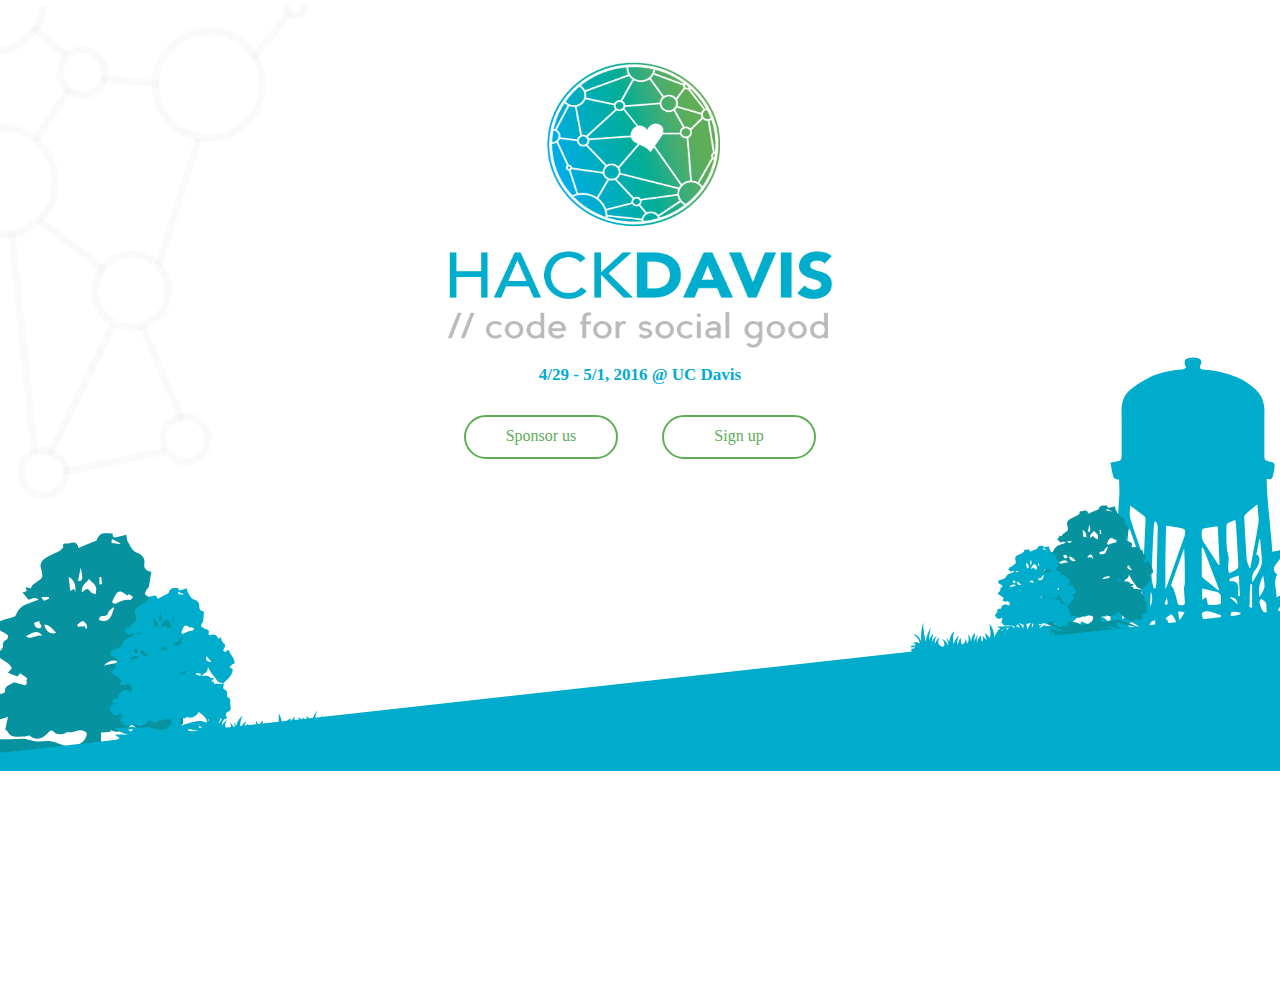
<file: index.html>
<!DOCTYPE html>
<html>
<head>
	<title>HackDavis</title>
	<link rel="stylesheet" type="text/css" href="index-styles.css">
</head>
<body>
	<div class="top">
		<img id="logo" src="img/original_blue-grey.png" alt="logo" height="305px" width="400px">
		<div id="date-place"> 4/29 -  5/1, 2016 @ UC Davis </div>
		<div class="clickable">
			<div class="button" onclick="window.open('https://hackdavis.typeform.com/to/mt7fCT', '_blank');"> Sponsor us </div>
			<div class="button" onclick="window.open('https://hackdavis.typeform.com/to/QJhdZS', '_blank');"> Sign up </div>
		</div>
	</div>

	<div class="faq">
<!-- 		<div class="useless-bar"></div>
 -->
		<div class="faq">
			<div id="faq-title"> FAQ </div>
			<div class="col">
				<div class="card">
					<p class="ques"> What are hackathons? </p>
					<p> Children of Mana is a 2006 action role-playing game for the Nintendo DS handheld console. It was developed by Square Enix and Nex Entertainment, and published by Square Enix and Nintendo. It is the sixth game of the Mana series and the first entry fantasy universe </p>
				</div>
			</div>
			<div class="col">
				<div class="card">
					<p class="ques"> What is the theme? </p>
					<p>Children of Mana is a 2006 action role-playing game for the Nintendo DS handheld console. It was developed by Square Enix and Nex Entertainment, and published by Square Enix and Nintendo. It is the sixth game of the Mana series and the first entry fantasy universe </p>

				</div>
			</div>
		</div>
	</div>

</body>
</html>
</file>
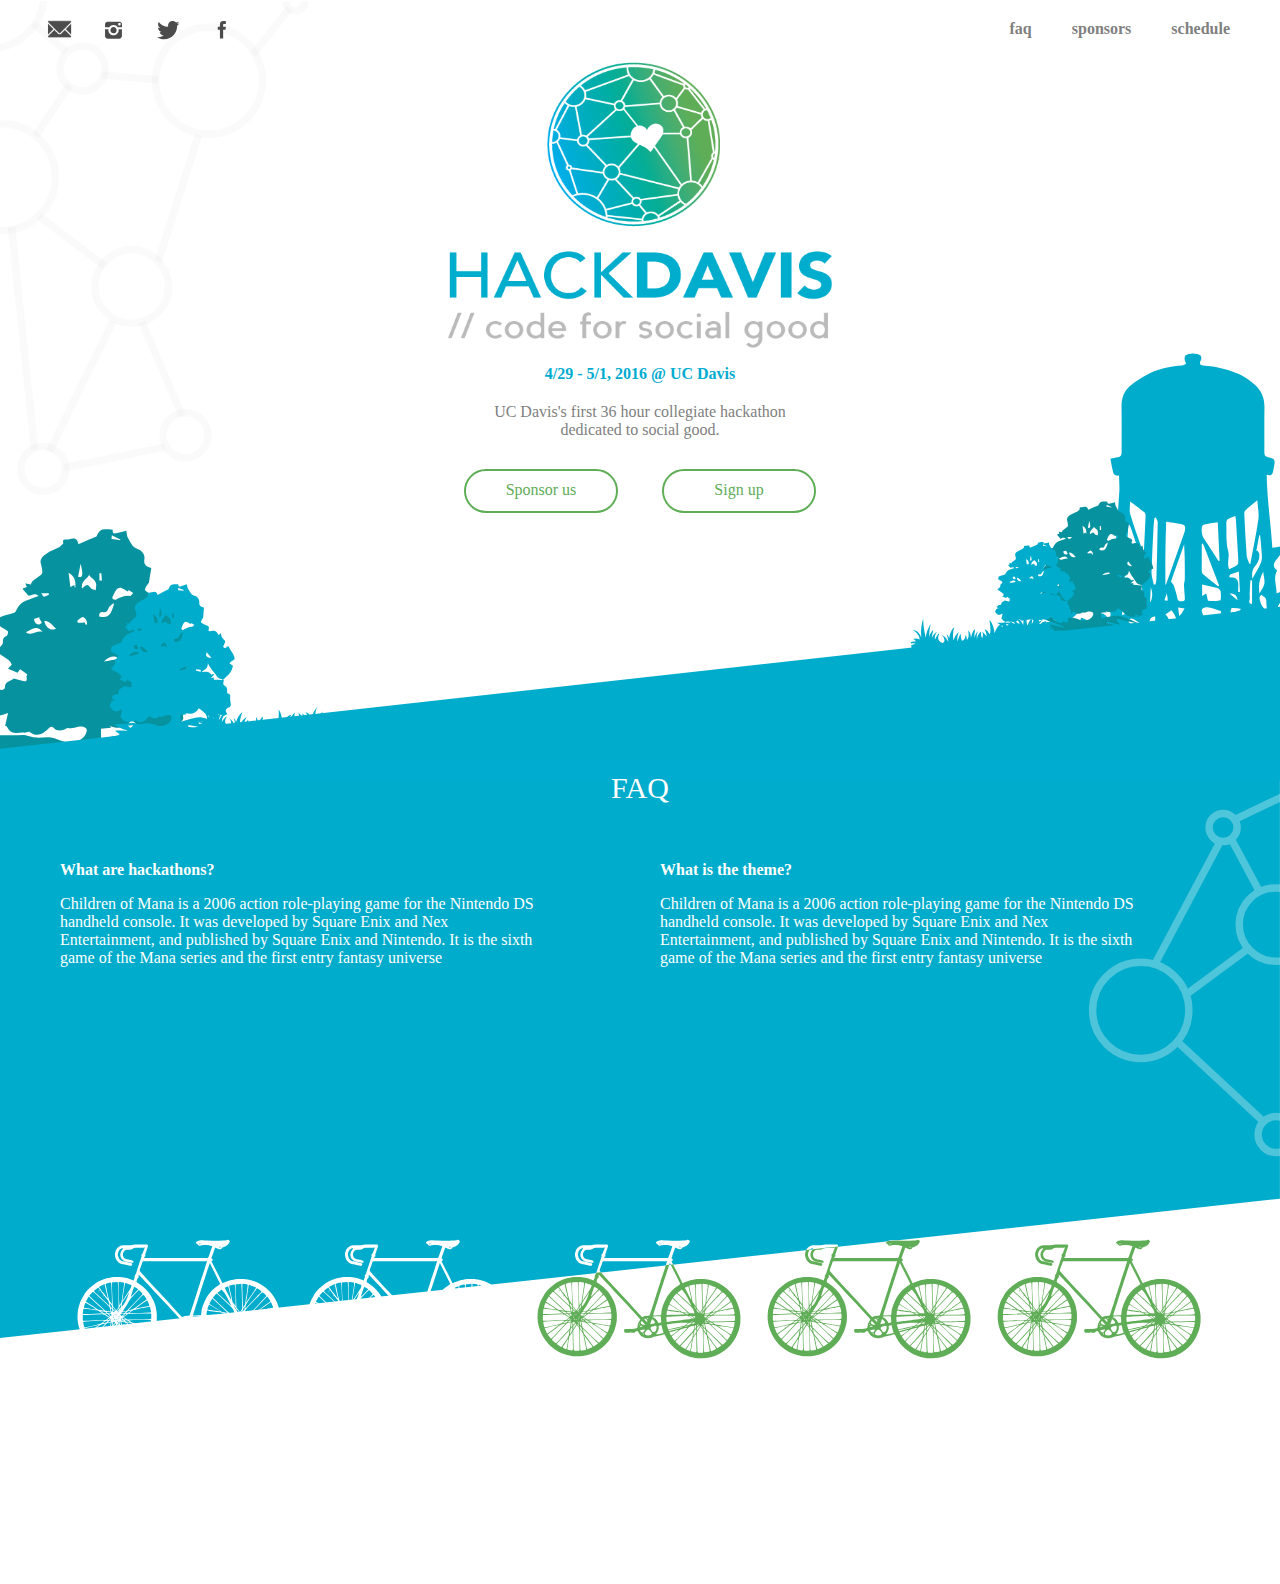
<file: main.html>
<!DOCTYPE html>
<html>
<head>
	<meta charset="utf-8">
	<meta http-equiv="X-UA-Compatible" content="IE=edge,chrome=1">
	<title>HackDavis | 4/29 - 5/1, 2016 @ UC Davis</title>
	<meta name="description" content="HackDavis is UC Davis's first 36-hour collegiate hackathon.">
	<meta name="keywords" content="HackDavis, hackdavis, hackathon, hack, davis, UC Davis, University of California, Davis, Computer Science">
	<meta name="author" content="Sridatt Bhamidipati">
	<meta name="viewport" content="width=device-width, initial-scale=1, maximum-scale=1">

	<link rel="stylesheet" type="text/css" href="css/styles.css">
	<link href="yourpath/favicon.ico" rel="icon" type="image/x-icon" />
</head>
<body>

	<div class="top">
		<!-- Navigation bar -->
		<div class="nav">

			<img class="icon" src="img/web-pieces_Email Icon.svg" alt="logo" height="40px" width="40px">
			<img class="icon" src="img/web-pieces_Facebook Icon.svg" alt="logo" height="40px" width="40px">
			<img class="icon" src="img/web-pieces_Instagram Icon.svg" alt="logo" height="40px" width="40px">
			<img class="icon" src="img/web-pieces_Twitter Icon.svg" alt="logo" height="40px" width="40px">

			<div class="section"> schedule </div>
			<div class="section"> sponsors </div>
			<div class="section"> faq </div>

		</div>

		<!-- Logo and information -->
		<img id="logo" src="img/original_blue-grey.png" alt="logo" height="305px" width="400px">
		<div id="date-place"> 4/29 -  5/1, 2016 @ UC Davis </div>
		<div id="caption"> UC Davis's first 36 hour collegiate hackathon dedicated to social good.</div>
		<div class="clickable">
			<div class="button" onclick="window.open('https://hackdavis.typeform.com/to/mt7fCT', '_blank');"> Sponsor us </div>
			<div class="button" onclick="window.open('https://hackdavis.typeform.com/to/QJhdZS', '_blank');"> Sign up </div>

			<!-- <div id="sponsor"> SPONSOR US </div>
			<div id="signup"> SIGN UP </div> -->
		</div>

	</div>
	
	<img id="topslant" src="img/web-pieces_Landing Page.svg" alt="topslant">

	<div class="useless-bar"></div>

	<!-- FAQ Section -->
	<div class="faq">
		<div id="faq-title"> FAQ </div>
		<div class="col">
			<div class="card">
				<p class="ques"> What are hackathons? </p>
				<p> Children of Mana is a 2006 action role-playing game for the Nintendo DS handheld console. It was developed by Square Enix and Nex Entertainment, and published by Square Enix and Nintendo. It is the sixth game of the Mana series and the first entry fantasy universe </p>
			</div>
		</div>
		<div class="col">
			<div class="card">
				<p class="ques"> What is the theme? </p>
				<p>Children of Mana is a 2006 action role-playing game for the Nintendo DS handheld console. It was developed by Square Enix and Nex Entertainment, and published by Square Enix and Nintendo. It is the sixth game of the Mana series and the first entry fantasy universe </p>

			</div>
		</div>
	</div>

	<img src="img/bike-bottom.svg" alt="bottomslant">

</body>
</html>
</file>
<file: index-styles.css>
/* COLOR PALETTE */

/* 
	Green: #60AD57;
	Blue: #00ACD0;
	Gray: #BABABA;
*/

/* TOP */

body {
	margin: 0 0 0 0;
}

.top {
	height: 775px;
	width: 100%;
	top: 0;
	left: 0;
    background: url('img/web-pieces_Landing Page.svg') no-repeat center center;
    background-size: contain;
}

#logo {
	position: relative;
	margin: 0 auto;
	display: block;
	transform: translate(0, 50px);
}

#date-place {
	position: relative;
	margin: 0 auto;
	width: 100%;
	font-size: 17px;
	text-align: center;
	transform: translate(0, 60px);
	font-family: "Verdana";
	font-weight: 800;
	color: #00ACD0;
}

#caption {
	position: relative;
	margin: 0 auto;
	width: 300px;
	text-align: center;
	transform: translate(0, 80px);
	font-family: "Verdana";
	font-size: 15px;
	color: gray;
}

.clickable {
	height: 60px;
	width: 100%;
	position: absolute;
	text-align: center;
	transform: translate(0, 90px);
}

.button {
	display: inline-block;
	margin: 0 20px 0 20px;
	border: 2px #60AD57 solid;
	border-radius: 1000px;
	width: 150px;
	height: 30px;
	font-family: "Verdana";
	color: #60AD57;
	cursor: pointer;
	position: relative;
	padding-top: 10px;
	transition: all 200ms ease-out;
}

.button:hover {
	background-color: #60AD57;
	color: white;
	transition: all 200ms ease-in;
}

.useless-bar {
	height: 35px;
	width: 100%;
	position: absolute;
	display: inline-block;
	/*background-color: #00ACD0;*/
	background-color: blue;
	transform: translate(0, -30px);
}

/* FAQ */

/*.faq {
	width: 100%;
	height: 800px;
	background: url('img/bike-bottom.svg') no-repeat center center;
	background-size: contain;
}*/

#faq-title {
	color: white;
	margin: 0 auto;
	text-align: center;
	font-size: 30px;
	margin-bottom: 20px;
	font-family: "Verdana";
}

.col {
	width: 600px;
	display: inline-block;
	float: left;
	margin: 0 auto;
	position: relative;
}

.card {
	color: white;
	font-family: "Verdana";
	width: 80%;
	margin: 0 auto;
	padding-top: 20px;
}

.card .ques {
	font-weight: 600;
}


@media screen and (max-width: 700px) {

	#date-place {
		font-size: 13px;
	}

	.button {
		margin: 0 0 10px 0;
		border-radius: 0;
		width: 60%;
	}

	#logo {
		height: 228px;
		width: 300px;
	}

	.faq {
		height: 500px;
		width: 100%;
		background-position: left top;
		transform: translate(0, -135px);
		background-color: #00ACD0;
	}

	.col {
		width: 100%;
	}

}
</file>
<file: css/styles.css>
/* COLOR PALETTE */

/* 
	Green: #60AD57;
	Blue: #00ACD0;
	Gray: #BABABA;
*/

/* TOP */

body {
	margin: 0;
}

.top {
	height: 0px;
}

.nav {
	height: 60px;
	width: 100%;
	position: absolute;
	display: inline-block;
}

.icon {
	position: relative;
	display: inline;
	margin: 10px 0px 0px 10px;
	cursor: pointer;
	transform: translate(30px);
}

.section {
	position: relative;
	display: inline;
	margin: 20px 20px 0px 20px;
	cursor: pointer;
	float: right;
	transform: translate(-30px);
	font-family: "Verdana";
	font-weight: 800;
	color: gray;
}

#logo {
	position: relative;
	margin: 0 auto;
	display: block;
	transform: translate(0, 50px);
}

#date-place {
	position: relative;
	margin: 0 auto;
	width: 100%;
	text-align: center;
	transform: translate(0, 60px);
	font-family: "Verdana";
	font-weight: 800;
	color: #00ACD0;
}

#caption {
	position: relative;
	margin: 0 auto;
	width: 300px;
	text-align: center;
	transform: translate(0, 80px);
	font-family: "Verdana";
	color: gray;
}

.clickable {
	height: 60px;
	width: 100%;
	position: absolute;
	text-align: center;
	transform: translate(0, 110px);
}

.button {
	display: inline-block;
	margin: 0 20px 0 20px;
	border: 2px #60AD57 solid;
	border-radius: 1000px;
	width: 150px;
	height: 30px;
	font-family: "Verdana";
	color: #60AD57;
	cursor: pointer;
	position: relative;
	padding-top: 10px;
	transition: all 200ms ease-out;
}

/*.button a {
	text-decoration: none;
	color: #60AD57;
}*/

.button:hover {
	background-color: #60AD57;
	color: white;
	transition: all 200ms ease-in;
}

/*.button a:hover {
	color: white;
	transition: all 200ms ease-in;
}
*/

#sponsor, #signup {
	display: inline-block;
	margin: 0 30px 0 30px;
	font-family: "Verdana";
	color: #60AD57;
	cursor: pointer;
	font-size: 20px;
	font-weight: 800;
	cursor: pointer;

}

.useless-bar {
	height: 20px;
	width: 100%;
	position: absolute;
	display: inline-block;
	background-color: #00ACD0;
	transform: translate(0, -10px);
}

/* FAQ */

.faq {
	width: 100%;
	background-color: transparent;
	position: absolute;
}

#faq-title {
	color: white;
	margin: 0 auto;
	text-align: center;
	font-size: 30px;
	margin-bottom: 20px;
	font-family: "Verdana";
}

.col {
	width: 600px;
	display: inline-block;
	float: left;
	margin: 0 auto;
	position: relative;
}

.card {
	color: white;
	font-family: "Verdana";
	width: 80%;
	margin: 0 auto;
	padding-top: 20px;
}

.card .ques {
	font-weight: 600;
}
</file>
